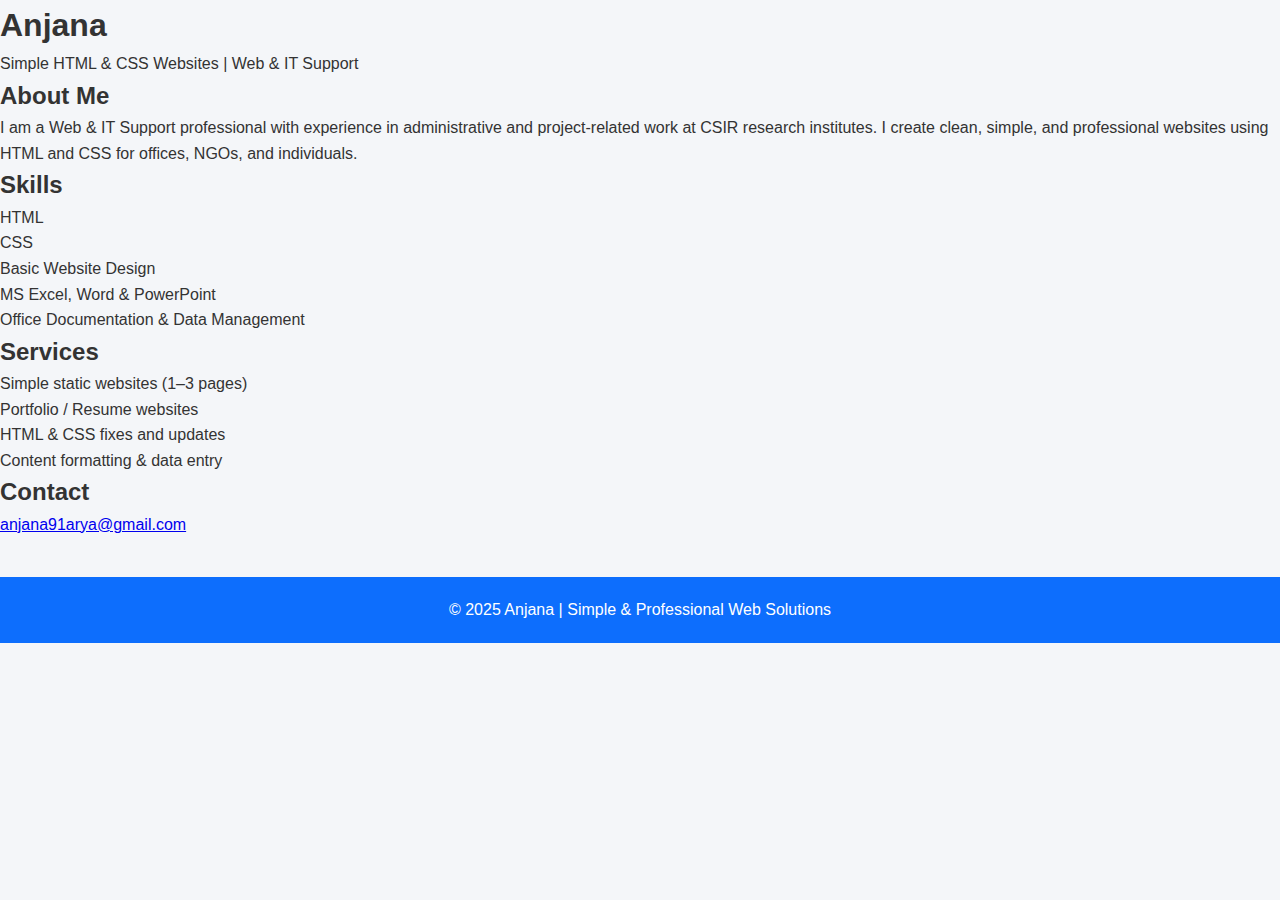
<file: index.html>
<!DOCTYPE html>
<html lang="en">
<head>
    <meta charset="UTF-8">
    <title>Anjana | Web & IT Support</title>
    <link rel="stylesheet" href="style.css">
</head>
<body>

<header class="fade-in">
    <h1>Anjana</h1>
    <p>Simple HTML & CSS Websites | Web & IT Support</p>
</header>

<section class="card fade-in">
    <h2>About Me</h2>
    <p>
        I am a Web & IT Support professional with experience in
        administrative and project-related work at CSIR research institutes.
        I create clean, simple, and professional websites using HTML and CSS
        for offices, NGOs, and individuals.
    </p>
</section>

<section class="card fade-in">
    <h2>Skills</h2>
    <ul>
        <li>HTML</li>
        <li>CSS</li>
        <li>Basic Website Design</li>
        <li>MS Excel, Word & PowerPoint</li>
        <li>Office Documentation & Data Management</li>
    </ul>
</section>

<section class="card fade-in">
    <h2>Services</h2>
    <ul>
        <li>Simple static websites (1–3 pages)</li>
        <li>Portfolio / Resume websites</li>
        <li>HTML & CSS fixes and updates</li>
        <li>Content formatting & data entry</li>
    </ul>
</section>

<section class="card fade-in">
    <h2>Contact</h2>
    <p>
        <a class="email-btn" href="mailto:anjana91arya@gmail.com">
            anjana91arya@gmail.com
        </a>
    </p>
</section>

<footer>
    <p>© 2025 Anjana | Simple & Professional Web Solutions</p>
</footer>

</body>
</html>
</file>
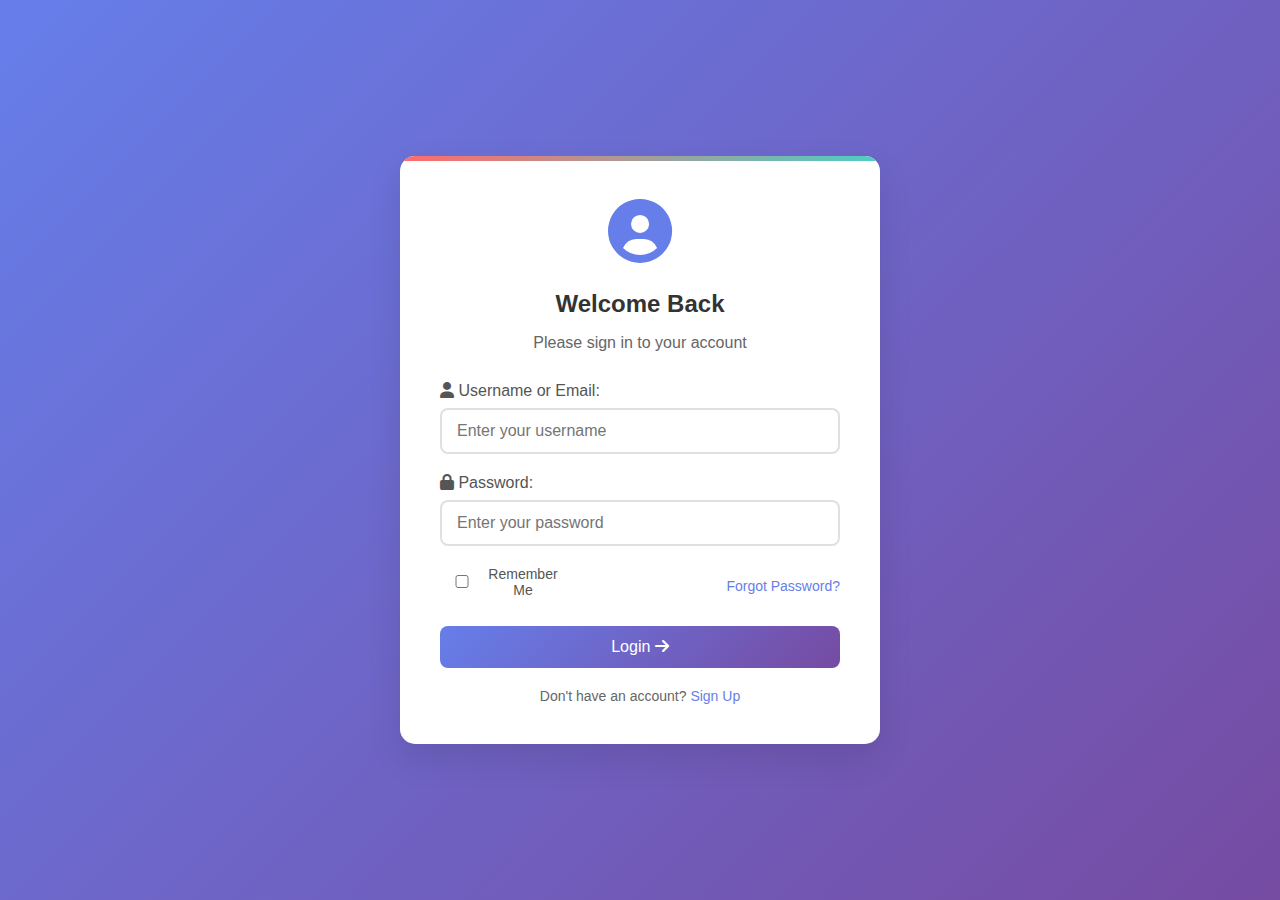
<file: login.html>
<!DOCTYPE html>
<html lang="en">
<head>
    <meta charset="UTF-8">
    <meta name="viewport" content="width=device-width, initial-scale=1.0">
    <title>Creative Login Form</title>
    <link rel="stylesheet" href="https://cdnjs.cloudflare.com/ajax/libs/font-awesome/6.0.0/css/all.min.css">
    <link rel="stylesheet" href="style1.css">
</head>
<body>
    <div class="login-container">
        <div class="logo">
            <i class="fas fa-user-circle"></i>
        </div>
        <h2>Welcome Back</h2>
        <p>Please sign in to your account</p>
        <form action="/login" method="post">
            <div class="form-group">
                <label for="username"><i class="fas fa-user"></i> Username or Email:</label>
                <input type="text" id="username" name="username" placeholder="Enter your username" required>
            </div>
            <div class="form-group">
                <label for="password"><i class="fas fa-lock"></i> Password:</label>
                <input type="password" id="password" name="password" placeholder="Enter your password" required>
            </div>
            <div class="form-options">
                <label class="checkbox">
                    <input type="checkbox" name="remember"> Remember Me
                </label>
                <a href="#" class="forgot-link">Forgot Password?</a>
            </div>
            <button type="submit">Login <i class="fas fa-arrow-right"></i></button>
        </form>
        <div class="signup-link">
            Don't have an account? <a href="#">Sign Up</a>
        </div>
    </div>
</body>
</html>
</file>
<file: style1.css>
body {
    font-family: 'Segoe UI', Tahoma, Geneva, Verdana, sans-serif;
    background: linear-gradient(135deg, #667eea 0%, #764ba2 100%);
    display: flex;
    justify-content: center;
    align-items: center;
    height: 100vh;
    margin: 0;
    color: #333;
}

.login-container {
    background: white;
    padding: 40px;
    border-radius: 15px;
    box-shadow: 0 15px 35px rgba(0, 0, 0, 0.1);
    width: 100%;
    max-width: 400px;
    text-align: center;
    position: relative;
    overflow: hidden;
}

.login-container::before {
    content: '';
    position: absolute;
    top: 0;
    left: 0;
    right: 0;
    height: 5px;
    background: linear-gradient(90deg, #ff6b6b, #4ecdc4);
}

.logo {
    font-size: 4rem;
    color: #667eea;
    margin-bottom: 10px;
}

h2 {
    margin-bottom: 10px;
    color: #333;
}

p {
    margin-bottom: 30px;
    color: #666;
}

.form-group {
    margin-bottom: 20px;
    text-align: left;
}

label {
    display: block;
    margin-bottom: 8px;
    font-weight: 500;
    color: #555;
}

input {
    width: 100%;
    padding: 12px 15px;
    border: 2px solid #e0e0e0;
    border-radius: 8px;
    box-sizing: border-box;
    font-size: 16px;
    transition: border-color 0.3s ease;
}

input:focus {
    outline: none;
    border-color: #667eea;
    box-shadow: 0 0 5px rgba(102, 126, 234, 0.3);
}

.form-options {
    display: flex;
    justify-content: space-between;
    align-items: center;
    margin-bottom: 20px;
}

.checkbox {
    display: flex;
    align-items: center;
    font-size: 14px;
}

.checkbox input {
    margin-right: 8px;
}

.forgot-link {
    color: #667eea;
    text-decoration: none;
    font-size: 14px;
}

.forgot-link:hover {
    text-decoration: underline;
}

button {
    width: 100%;
    padding: 12px;
    background: linear-gradient(135deg, #667eea 0%, #764ba2 100%);
    color: white;
    border: none;
    border-radius: 8px;
    font-size: 16px;
    cursor: pointer;
    transition: transform 0.2s ease, box-shadow 0.2s ease;
}

button:hover {
    transform: translateY(-2px);
    box-shadow: 0 5px 15px rgba(0, 0, 0, 0.2);
}

.signup-link {
    margin-top: 20px;
    font-size: 14px;
    color: #666;
}

.signup-link a {
    color: #667eea;
    text-decoration: none;
}

.signup-link a:hover {
    text-decoration: underline;
}

/* Responsive Design */
@media (max-width: 480px) {
    .login-container {
        padding: 20px;
        margin: 20px;
    }
    .logo {
        font-size: 3rem;
    }
}
</file>
<file: style.css>
/* Basic Reset */
* {
  margin: 0;
  padding: 0;
  box-sizing: border-box;
  font-family: 'Poppins', sans-serif;
}

body {
  background-color: #f4f6f9;
  color: #333;
  line-height: 1.6;
}

/* Navbar */
nav {
  background-color: #0d6efd;
  color: white;
  padding: 15px 0;
  position: sticky;
  top: 0;
  z-index: 1000;
}

nav .nav-container {
  display: flex;
  justify-content: space-between;
  align-items: center;
}

nav .nav-links {
  list-style: none;
  display: flex;
  gap: 20px;
}

nav a {
  color: white;
  text-decoration: none;
  font-weight: 500;
  transition: 0.3s;
}

nav a:hover {
  color: #ffc107;
}

/* Hero Section */
.hero-section {
  background: linear-gradient(135deg, #0d6efd, #6c63ff);
  color: white;
  text-align: center;
  padding: 100px 20px;
}

.hero-section h1 span {
  color: #ffc107;
}

/* Sections */
.section {
  padding: 60px 20px;
}

.section h2 {
  text-align: center;
  color: #0d6efd;
  margin-bottom: 40px;
}

/* Skills Section */
.skills-grid {
  display: grid;
  grid-template-columns: repeat(auto-fit, minmax(220px, 1fr));
  gap: 20px;
}

.skill {
  background-color: white;
  padding: 20px;
  border-radius: 12px;
  box-shadow: 0 4px 10px rgba(0,0,0,0.1);
  transition: transform 0.3s;
}

.skill:hover {
  transform: translateY(-5px);
}

.skill-bar {
  width: 100%;
  background: #e0e0e0;
  border-radius: 10px;
  margin-top: 10px;
  height: 15px;
  overflow: hidden;
}

.skill-progress {
  height: 100%;
  width: 0;
  background: #0d6efd;
  border-radius: 10px;
  transition: width 1.5s;
}

/* Resume Grid */
.resume-grid, .projects-grid {
  display: grid;
  grid-template-columns: repeat(auto-fit, minmax(250px, 1fr));
  gap: 20px;
}

.resume-card, .project-card {
  background-color: white;
  padding: 20px;
  border-radius: 12px;
  box-shadow: 0 4px 10px rgba(0,0,0,0.1);
  transition: transform 0.3s;
}

.resume-card:hover, .project-card:hover {
  transform: translateY(-5px);
}

/* Contact */
#contact a {
  color: #0d6efd;
  text-decoration: none;
}

#contact a:hover {
  text-decoration: underline;
}

/* Footer */
footer {
  text-align: center;
  padding: 20px;
  background-color: #0d6efd;
  color: white;
  margin-top: 40px;
}
</file>
